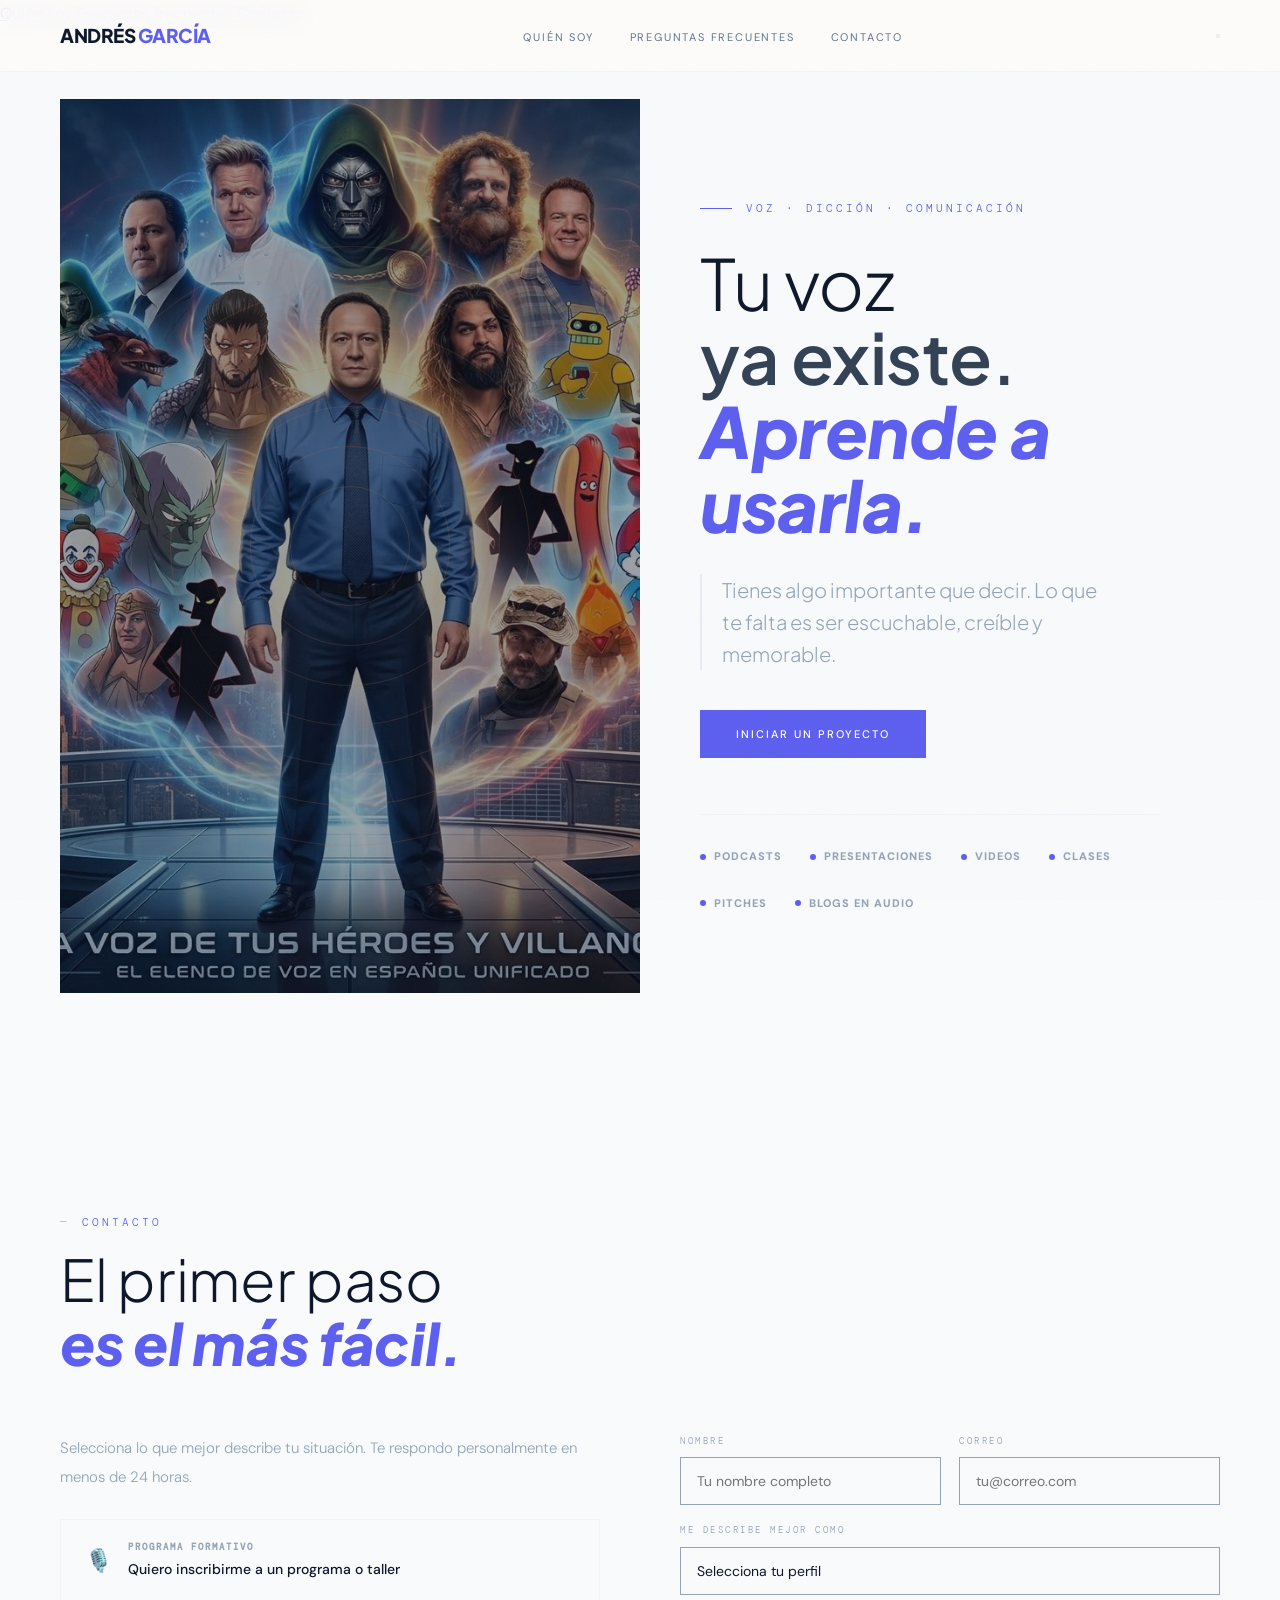
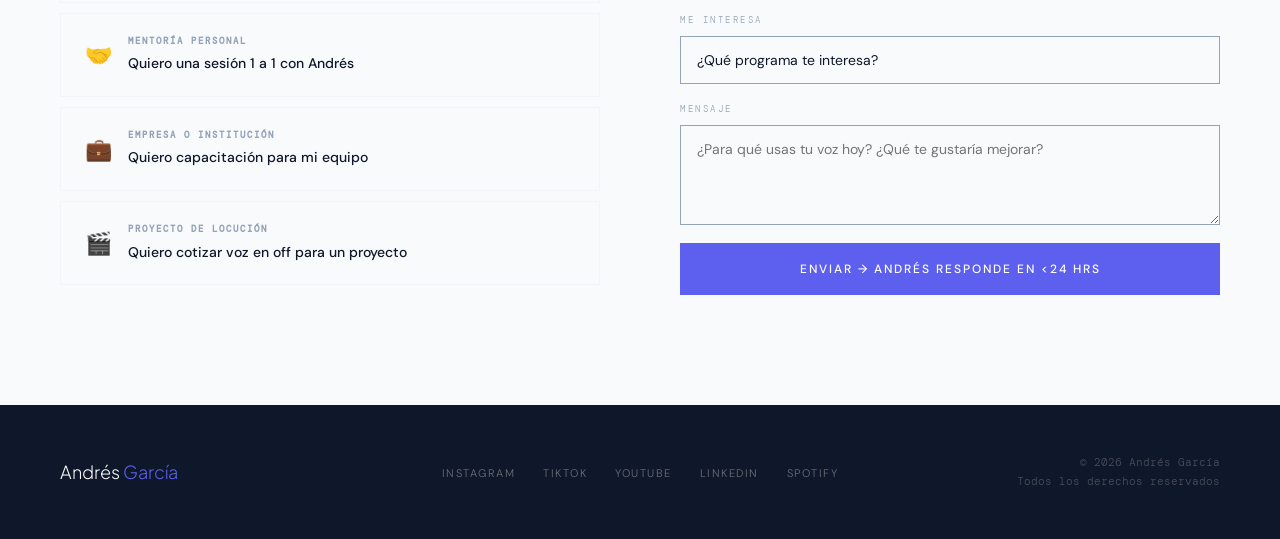
<file: index.html>
<!DOCTYPE html>
<html lang="es">
<head>
    <meta charset="UTF-8">
    <meta name="viewport" content="width=device-width, initial-scale=1.0">
    <title>Andrés García — Voz & Comunicación</title>
    <link rel="preconnect" href="https://fonts.googleapis.com">
    <link rel="stylesheet" href="Style/style.css">
    <link href="https://fonts.googleapis.com/css2?family=Plus+Jakarta+Sans:ital,wght@0,300;0,400;0,600;0,800;1,400&family=DM+Sans:wght@300;400;500&family=DM+Mono:wght@400&display=swap" rel="stylesheet">
</head>
<body>

<!-- NAV -->
<nav id="main-nav">
  <a href="#" class="nav-name">Andrés <span>García</span></a>
  <ul class="nav-links">
    <li><a href="Pages/Acerca.html">Quién soy</a></li>
    <li><a href="Pages/Faq.html">Preguntas frecuentes</a></li>
    <li><a href="#contacto">Contacto</a></li>
  </ul>
  <button class="nav-hamburger" id="hamburger" aria-label="Menú" onclick="toggleMenu()">
    <span></span><span></span><span></span>
  </button>
</nav>

<!-- MOBILE MENU -->
<div class="mobile-menu" id="mobile-menu">
  <a href="Pages/Acerca.html" onclick="closeMenu()">Quién soy</a>
  <a href="Pages/Faq.html"    onclick="closeMenu()">Preguntas frecuentes</a>
  <a href="#contacto"    onclick="closeMenu()">Contacto</a>
</div>

<!-- HERO -->
<section id="hero">
    <div class="hero-right">
        <div class="arc-container" id="arcs"></div>
    </div>
    
    <div class="hero-left">
      <div class="hero-eyebrow">Voz · Dicción · Comunicación</div>
      <h1>
        Tu voz<br>
        <strong>ya existe.</strong>
        <em>Aprende a usarla.</em>
      </h1>
      <p class="hero-tagline">
        Tienes algo importante que decir. Lo que te falta es ser escuchable, creíble y memorable.
      </p>
      <div class="hero-btns">
        <a href="#contacto" class="btn-primary">Iniciar un proyecto</a>
      </div>
      <div class="use-strip">
        <div class="use-item"><div class="use-dot"></div><span class="use-text">Podcasts</span></div>
        <div class="use-item"><div class="use-dot"></div><span class="use-text">Presentaciones</span></div>
        <div class="use-item"><div class="use-dot"></div><span class="use-text">Videos</span></div>
        <div class="use-item"><div class="use-dot"></div><span class="use-text">Clases</span></div>
        <div class="use-item"><div class="use-dot"></div><span class="use-text">Pitches</span></div>
        <div class="use-item"><div class="use-dot"></div><span class="use-text">Blogs en audio</span></div>
      </div>
    </div>
</section>

<!-- CONTACTO -->
<section id="contacto" class="reveal">
  <div class="s-tag">Contacto</div>
  <h2>El primer paso<br><em>es el más fácil.</em></h2>
  <div class="contact-wrap">
    <div>
      <p style="color:var(--muted); font-size:15px; margin-bottom:28px; line-height:1.9;">
        Selecciona lo que mejor describe tu situación. Te respondo personalmente en menos de 24 horas.
      </p>
      <div class="contact-paths">
        <a href="#" class="cp-item">
          <span class="cp-icon">🎙️</span>
          <div>
            <div class="cp-label">Programa formativo</div>
            <div class="cp-title">Quiero inscribirme a un programa o taller</div>
          </div>
        </a>
        <a href="#" class="cp-item">
          <span class="cp-icon">🤝</span>
          <div>
            <div class="cp-label">Mentoría personal</div>
            <div class="cp-title">Quiero una sesión 1 a 1 con Andrés</div>
          </div>
        </a>
        <a href="#" class="cp-item">
          <span class="cp-icon">💼</span>
          <div>
            <div class="cp-label">Empresa o institución</div>
            <div class="cp-title">Quiero capacitación para mi equipo</div>
          </div>
        </a>
        <a href="#" class="cp-item">
          <span class="cp-icon">🎬</span>
          <div>
            <div class="cp-label">Proyecto de locución</div>
            <div class="cp-title">Quiero cotizar voz en off para un proyecto</div>
          </div>
        </a>
      </div>
    </div>
    <form class="contact-form" action="https://formspree.io/f/xrejvejr" method="POST">
      <div class="cf-row">
        <div class="cf-group">
          <label class="cf-label">Nombre</label>
          <input type="text" name="nombre" placeholder="Tu nombre completo" required>
        </div>
        <div class="cf-group">
          <label class="cf-label">Correo</label>
          <input type="email" name="email" placeholder="tu@correo.com" required>
        </div>
      </div>
      <div class="cf-group">
        <label class="cf-label">Me describe mejor como</label>
        <select name="perfil">
          <option value="">Selecciona tu perfil</option>
          <option value="creador">Creador de contenido (YouTube, podcast, redes)</option>
          <option value="emprendedor">Emprendedor / Profesionista</option>
          <option value="ejecutivo">Ejecutivo o líder de equipo</option>
          <option value="estudiante">Estudiante o académico</option>
          <option value="docente">Docente o instructor</option>
          <option value="empresa">Empresa (capacitación corporativa)</option>
          <option value="otro">Otro</option>
        </select>
      </div>
      <div class="cf-group">
        <label class="cf-label">Me interesa</label>
        <select name="interes">
          <option value="">¿Qué programa te interesa?</option>
          <option value="creadores">Programa Voz para Creadores</option>
          <option value="impacto">Programa Voz de Impacto (Profesionales)</option>
          <option value="blog-audio">Taller Blog a Audio</option>
          <option value="mentoria">Mentoría 1 a 1</option>
          <option value="corporativa">Capacitación Corporativa</option>
          <option value="locucion">Locución / Voz en off</option>
          <option value="orientacion">Aún no lo tengo claro, quiero orientación</option>
        </select>
      </div>
      <div class="cf-group">
        <label class="cf-label">Mensaje</label>
        <textarea name="mensaje" placeholder="¿Para qué usas tu voz hoy? ¿Qué te gustaría mejorar?"></textarea>
      </div>
      <button type="submit" class="btn-primary" style="width:100%; padding:18px; font-size:12px;">
        Enviar → Andrés responde en &lt;24 hrs
      </button>
    </form>
  </div>
</section>





<!-- FOOTER -->
<footer>
  <div class="ft-name">Andrés <span>García</span></div>
  <ul class="ft-links">
    <li><a href="#">Instagram</a></li>
    <li><a href="#">TikTok</a></li>
    <li><a href="#">YouTube</a></li>
    <li><a href="#">LinkedIn</a></li>
    <li><a href="#">Spotify</a></li>
  </ul>
  <div class="ft-right">© 2026 Andrés García<br>Todos los derechos reservados</div>
</footer>

    <!-- SCRIPTS -->
    <script src="Script/main.js"></script>
</body>
</html>
</file>
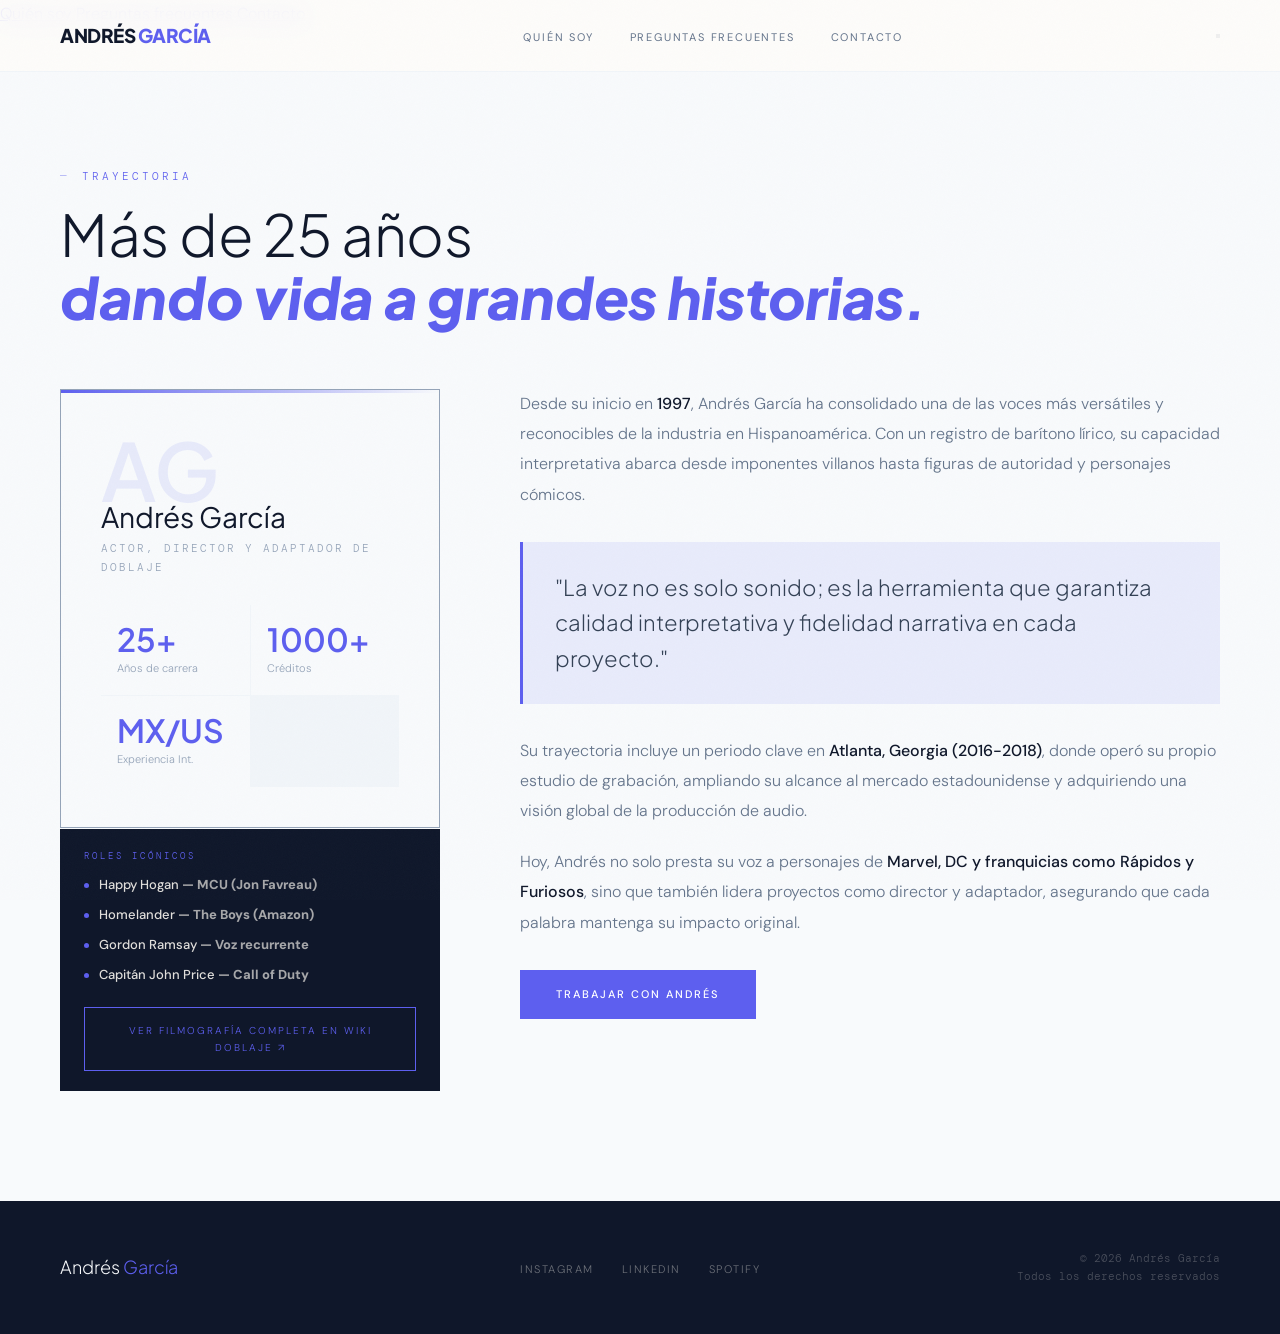
<file: Pages/Acerca.html>
<!DOCTYPE html>
<html lang="es">
<head>
    <meta charset="UTF-8">
    <meta name="viewport" content="width=device-width, initial-scale=1.0">
    <title>Andrés García — Trayectoria Profesional</title>
    <link rel="preconnect" href="https://fonts.googleapis.com">
    <link rel="stylesheet" href="../Style/style.css">
    <link href="https://fonts.googleapis.com/css2?family=Plus+Jakarta+Sans:ital,wght@0,300;0,400;0,600;0,800;1,400&family=DM+Sans:wght@300;400;500&family=DM+Mono:wght@400&display=swap" rel="stylesheet">
</head>
<body>

<!-- NAV -->
<nav id="main-nav">
  <a href="../index.html" class="nav-name">Andrés <span>García</span></a>
  <ul class="nav-links">
    <li><a href="Acerca.html">Quién soy</a></li>
    <li><a href="Faq.html">Preguntas frecuentes</a></li>
    <li><a href="../index.html#contacto">Contacto</a></li>
  </ul>
  <button class="nav-hamburger" id="hamburger" aria-label="Menú" onclick="toggleMenu()">
    <span></span><span></span><span></span>
  </button>
</nav>

<!-- MOBILE MENU -->
<div class="mobile-menu" id="mobile-menu">
  <a href="Acerca.html" onclick="closeMenu()">Quién soy</a>
  <a href="Faq.html"    onclick="closeMenu()">Preguntas frecuentes</a>
  <a href="../index.html#contacto" onclick="closeMenu()">Contacto</a>
</div>

<!-- QUIÉN ES -->
<section id="quien" class="reveal" style="padding-top: 140px;">
  <div class="s-tag">Trayectoria</div>
  <h2>Más de 25 años<br><em>dando vida a grandes historias.</em></h2>
  
  <div class="quien-grid">
    <div>
      <div class="quien-card">
        <div class="quien-initial">AG</div>
        <div class="quien-name">Andrés García</div>
        <div class="quien-title">Actor, Director y Adaptador de Doblaje</div>
        <div class="quien-stats">
          <div class="qs">
            <div class="qs-num">25+</div>
            <div class="qs-label">Años de carrera</div>
          </div>
          <div class="qs">
            <div class="qs-num">1000+</div>
            <div class="qs-label">Créditos</div>
          </div>
          <div class="qs">
            <div class="qs-num">MX/US</div>
            <div class="qs-label">Experiencia Int.</div>
          </div>
        </div>
      </div>
      
      <div class="cred-box">
        <div class="cb-label">Roles Icónicos</div>
        <div class="cb-items">
          <div class="cb-item">
            <div class="cb-dot"></div>
            <div class="cb-text"><strong>Happy Hogan</strong> — MCU (Jon Favreau)</div>
          </div>
          <div class="cb-item">
            <div class="cb-dot"></div>
            <div class="cb-text"><strong>Homelander</strong> — The Boys (Amazon)</div>
          </div>
          <div class="cb-item">
            <div class="cb-dot"></div>
            <div class="cb-text"><strong>Gordon Ramsay</strong> — Voz recurrente</div>
          </div>
          <div class="cb-item">
            <div class="cb-dot"></div>
            <div class="cb-text"><strong>Capitán John Price</strong> — Call of Duty</div>
          </div>
        </div>
        <a href="https://doblaje.fandom.com/es/wiki/Andr%C3%A9s_Garc%C3%ADa" target="_blank" class="btn-outline" style="margin-top:20px; display:block; text-align:center; font-size:10px; border: 1px solid var(--primary); color: var(--primary);">Ver filmografía completa en Wiki Doblaje ↗</a>
      </div>
    </div>

    <div class="quien-bio">
      <p>
        Desde su inicio en <strong>1997</strong>, Andrés García ha consolidado una de las voces más versátiles y reconocibles de la industria en Hispanoamérica. Con un registro de barítono lírico, su capacidad interpretativa abarca desde imponentes villanos hasta figuras de autoridad y personajes cómicos.
      </p>
      <div class="quien-pull">
        "La voz no es solo sonido; es la herramienta que garantiza calidad interpretativa y fidelidad narrativa en cada proyecto."
      </div>
      <p>
        Su trayectoria incluye un periodo clave en <strong>Atlanta, Georgia (2016-2018)</strong>, donde operó su propio estudio de grabación, ampliando su alcance al mercado estadounidense y adquiriendo una visión global de la producción de audio.
      </p>
      <p>
        Hoy, Andrés no solo presta su voz a personajes de <strong>Marvel, DC y franquicias como Rápidos y Furiosos</strong>, sino que también lidera proyectos como director y adaptador, asegurando que cada palabra mantenga su impacto original.
      </p>
      <a href="../index.html#contacto" class="btn-primary" style="margin-top:12px;">Trabajar con Andrés</a>
    </div>
  </div>
</section>

<!-- FOOTER -->
<footer>
  <div class="ft-name">Andrés <span>García</span></div>
  <ul class="ft-links">
    <li><a href="#">Instagram</a></li>
    <li><a href="#">LinkedIn</a></li>
    <li><a href="#">Spotify</a></li>
  </ul>
  <div class="ft-right">© 2026 Andrés García<br>Todos los derechos reservados</div>
</footer>

<script src="../Script/main.js"></script>
</body>
</html>
</file>
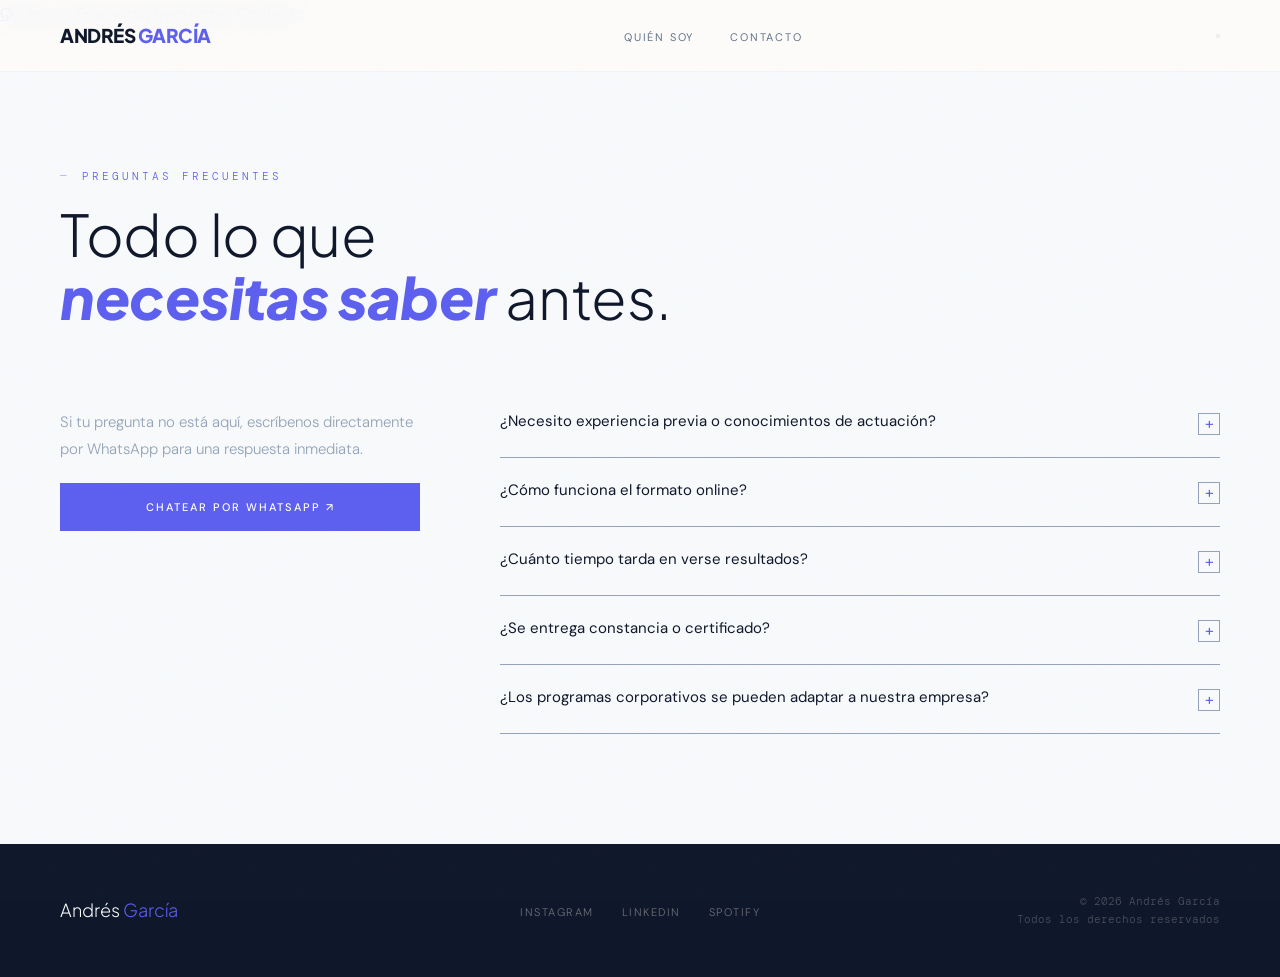
<file: Pages/Faq.html>
<!DOCTYPE html>
<html lang="es">
<head>
    <meta charset="UTF-8">
    <meta name="viewport" content="width=device-width, initial-scale=1.0">
    <title>Andrés García — Preguntas frecuentes</title>
    <link rel="preconnect" href="https://fonts.googleapis.com">
    <link rel="stylesheet" href="../Style/style.css">
    <link href="https://fonts.googleapis.com/css2?family=Plus+Jakarta+Sans:ital,wght@0,300;0,400;0,600;0,800;1,400&family=DM+Sans:wght@300;400;500&family=DM+Mono:wght@400&display=swap" rel="stylesheet">
</head>
<body>

<!-- NAV -->
<nav id="main-nav">
  <a href="../index.html" class="nav-name">Andrés <span>García</span></a>
  <ul class="nav-links">
    <li><a href="Acerca.html">Quién soy</a></li>
    <li><a href="../index.html#contacto">Contacto</a></li>
  </ul>
  <button class="nav-hamburger" id="hamburger" aria-label="Menú" onclick="toggleMenu()">
    <span></span><span></span><span></span>
  </button>
</nav>

<!-- MOBILE MENU -->
<div class="mobile-menu" id="mobile-menu">
  <a href="Acerca.html" onclick="closeMenu()">Quién soy</a>
  <a href="Faq.html"    onclick="closeMenu()">Preguntas frecuentes</a>
  <a href="../index.html#contacto" onclick="closeMenu()">Contacto</a>
</div>

<!-- FAQ -->
<section id="faq" class="reveal" style="padding-top: 140px;">
  <div class="s-tag">Preguntas frecuentes</div>
  <h2>Todo lo que<br><em>necesitas saber</em> antes.</h2>
  <div class="faq-wrap">
    <div class="faq-aside">
      <p style="margin-bottom: 20px;">Si tu pregunta no está aquí, escríbenos directamente por WhatsApp para una respuesta inmediata.</p>
      <a href="https://wa.me/5211234567890?text=Hola%20Andrés,%20tengo%20una%20duda%20sobre%20tus%20servicios..." target="_blank" class="btn-primary" style="display: block; text-align: center; text-decoration: none;">Chatear por WhatsApp ↗</a>
    </div>
    <div>
      <div class="faq-item">
        <button class="faq-q" onclick="toggleFaq(this)">¿Necesito experiencia previa o conocimientos de actuación?<span class="faq-icon">+</span></button>
        <div class="faq-a">No. Los programas están diseñados para personas que nunca han trabajado su voz de forma profesional. El punto de partida es tu voz tal como es hoy, con tus hábitos actuales.</div>
      </div>
      <div class="faq-item">
        <button class="faq-q" onclick="toggleFaq(this)">¿Cómo funciona el formato online?<span class="faq-icon">+</span></button>
        <div class="faq-a">Las sesiones online se realizan por videollamada. Solo necesitas micrófono (el de tu laptop o audífonos funciona para empezar), cámara y buena conexión. Se graba cada sesión para que puedas revisarla después.</div>
      </div>
      <div class="faq-item">
        <button class="faq-q" onclick="toggleFaq(this)">¿Cuánto tiempo tarda en verse resultados?<span class="faq-icon">+</span></button>
        <div class="faq-a">La mayoría de los alumnos reporta cambios perceptibles desde la primera o segunda sesión. Los resultados consolidados —cambios de hábito que se mantienen solos— generalmente llegan entre la cuarta y sexta sesión.</div>
      </div>
      <div class="faq-item">
        <button class="faq-q" onclick="toggleFaq(this)">¿Se entrega constancia o certificado?<span class="faq-icon">+</span></button>
        <div class="faq-a">Sí. Al completar cualquier programa recibes una constancia digital con firma de Andrés, descripción del contenido y horas de formación. Válida para incluir en LinkedIn o tu portafolio profesional.</div>
      </div>
      <div class="faq-item">
        <button class="faq-q" onclick="toggleFaq(this)">¿Los programas corporativos se pueden adaptar a nuestra empresa?<span class="faq-icon">+</span></button>
        <div class="faq-a">Sí, totalmente. El formato corporativo se diseña a la medida del equipo, su industria y sus objetivos específicos de comunicación. La cotización incluye diagnóstico previo sin costo.</div>
      </div>
    </div>
  </div>
</section>

<!-- FOOTER -->
<footer>
  <div class="ft-name">Andrés <span>García</span></div>
  <ul class="ft-links">
    <li><a href="#">Instagram</a></li>
    <li><a href="#">LinkedIn</a></li>
    <li><a href="#">Spotify</a></li>
  </ul>
  <div class="ft-right">© 2026 Andrés García<br>Todos los derechos reservados</div>
</footer>

<script src="../Script/main.js"></script>
</body>
</html>
</file>
<file: Style/style.css>
:root {
  --ink:     #0F172A;
  --ink-2:   #1E293B;
  --slate:   #334155;
  --slate-l: #64748B;
  --primary: #5D5FEF;
  --primary-l:#7E7FF4;
  --primary-dim: rgba(93, 95, 239, 0.1);
  --mint:    #D1FAE5;
  --bg-main: #F8FAFC;
  --bg-alt:  #F1F5F9;
  --muted:   #94A3B8;
  --white:   #FFFFFF;
  --fs-xs:   11px;
  --fs-sm:   13px;
  --fs-base: 16px;
  --fs-lg:   20px;
  --fs-xl:   28px;
}

*, *::before, *::after { box-sizing: border-box; margin: 0; padding: 0; }
html { scroll-behavior: smooth; font-size: 16px; }

body {
  background: var(--bg-main);
  color: var(--ink);
  font-family: 'DM Sans', sans-serif;
  font-weight: 300;
  line-height: 1.7;
  overflow-x: hidden;
}

/* ── GRAIN OVERLAY ── */
body::before {
  content: '';
  position: fixed; inset: 0; z-index: 999;
  pointer-events: none;
  opacity: 0.025;
  background-image: url("data:image/svg+xml,%3Csvg viewBox='0 0 256 256' xmlns='http://www.w3.org/2000/svg'%3E%3Cfilter id='noise'%3E%3CfeTurbulence type='fractalNoise' baseFrequency='0.9' numOctaves='4' stitchTiles='stitch'/%3E%3C/filter%3E%3Crect width='100%25' height='100%25' filter='url(%23noise)'/%3E%3C/svg%3E");
  background-size: 200px;
}

/* ── NAV ── */
nav {
  position: fixed; top: 0; left: 0; right: 0; z-index: 100;
  padding: 0 60px;
  height: 72px;
  display: flex; align-items: center; justify-content: space-between;
  background: rgba(253,252,250,0.92);
  backdrop-filter: blur(12px);
  border-bottom: 1px solid var(--bg-alt);
  transition: box-shadow 0.3s;
}
nav.scrolled { box-shadow: 0 2px 24px rgba(26,26,34,0.06); }

.nav-name {
  font-family: 'Plus Jakarta Sans', sans-serif;
  font-size: 19px; font-weight: 800;
  letter-spacing: -0.5px;
  color: var(--ink); text-decoration: none;
  text-transform: uppercase;
}
.nav-name span { color: var(--primary); }

.nav-links { display: flex; gap: 36px; list-style: none; }
.nav-links a {
  text-decoration: none; color: var(--slate-l);
  font-size: var(--fs-xs); letter-spacing: 1.8px; text-transform: uppercase;
  font-weight: 400; transition: color 0.25s;
}
.nav-links a:hover { color: var(--primary); }

.nav-cta {
  background: var(--ink); color: var(--bg-main);
  padding: 11px 26px; text-decoration: none;
  font-size: var(--fs-xs); letter-spacing: 2px; text-transform: uppercase;
  font-weight: 500; transition: background 0.25s, transform 0.2s;
  font-family: 'DM Sans', sans-serif;
}
.nav-cta:hover { background: var(--slate); transform: translateY(-1px); }

/* ── HERO ── */
#hero {
  min-height: 100vh;
  display: grid; grid-template-columns: 1fr 1fr;
  padding-top: 72px;
  position: relative; overflow: hidden;
}

.hero-left {
  padding: 100px 60px 80px;
  display: flex; flex-direction: column; justify-content: center;
  position: relative; z-index: 2;
}

.hero-right {
  background: linear-gradient(rgba(15, 23, 42, 0.4), rgba(15, 23, 42, 0.4)), url('../Images/Front.jpg');
  background-size: cover;
  background-position: center;
  position: relative; overflow: hidden;
  display: flex; align-items: center; justify-content: center;
}

/* Animated concentric arcs representing sound waves */
.arc-container {
  position: absolute; inset: 0;
  display: flex; align-items: center; justify-content: center;
  overflow: hidden;
}
.arc {
  position: absolute;
  border: 1px solid rgba(181,113,74,0.2);
  border-radius: 50%;
  animation: arcPulse 3s ease-in-out infinite;
}
@keyframes arcPulse {
  0%, 100% { opacity: 0.15; transform: scale(1); }
  50%       { opacity: 0.4;  transform: scale(1.03); }
}

.hero-mic {
  position: relative; z-index: 2;
  text-align: center;
}
.mic-symbol {
  font-size: 80px; display: block;
  filter: drop-shadow(0 0 40px rgba(181,113,74,0.3));
  animation: float 4s ease-in-out infinite;
}
@keyframes float {
  0%, 100% { transform: translateY(0); }
  50%       { transform: translateY(-10px); }
}

.hero-credential {
  margin-top: 28px; padding: 16px 24px;
  border: 1px solid rgba(181,113,74,0.25);
  background: rgba(181,113,74,0.08);
  text-align: center;
}
.cred-label {
  font-size: 9px; letter-spacing: 3px; text-transform: uppercase;
  color: var(--primary); display: block; margin-bottom: 8px;
  font-family: 'DM Mono', monospace;
}
.cred-names {
  font-family: 'Plus Jakarta Sans', sans-serif;
  font-size: 15px; 
  color: rgba(247,244,238,0.7); line-height: 1.6;
}

.hero-eyebrow {
  font-size: var(--fs-xs); letter-spacing: 3px; text-transform: uppercase;
  color: var(--primary); margin-bottom: 28px;
  display: flex; align-items: center; gap: 14px;
  font-family: 'DM Mono', monospace;
}
.hero-eyebrow::before {
  content: ''; width: 32px; height: 1px; background: var(--primary);
}

h1 {
  font-family: 'Plus Jakarta Sans', sans-serif;
  font-size: clamp(48px, 5.5vw, 80px);
  font-weight: 300; line-height: 1.05;
  letter-spacing: -0.5px;
  margin-bottom: 8px;
}
h1 strong {
  font-weight: 600; display: block;
  color: var(--slate);
}
h1 em { font-weight: 800;
   color: var(--primary);
  display: block;
}

.hero-tagline {
  font-family: 'Plus Jakarta Sans', sans-serif;
  font-size: 20px; 
  color: var(--muted); margin: 24px 0 40px;
  line-height: 1.6; max-width: 400px;
  border-left: 2px solid var(--primary-dim);
  padding-left: 20px;
}

.hero-btns { display: flex; gap: 14px; flex-wrap: wrap; }
.btn-primary {
  background: var(--primary); color: var(--white);
  padding: 15px 36px; border: none; cursor: pointer;
  font-family: 'DM Sans', sans-serif;
  font-size: var(--fs-xs); font-weight: 500;
  letter-spacing: 2px; text-transform: uppercase;
  text-decoration: none; display: inline-block;
  transition: background 0.25s, transform 0.2s, box-shadow 0.3s;
}
.btn-primary:hover {
  background: var(--primary-l);
  transform: translateY(-2px);
  box-shadow: 0 8px 28px rgba(181,113,74,0.3);
}
.btn-outline {
  background: transparent; color: var(--ink);
  padding: 14px 36px;
  border: 1px solid var(--muted);
  cursor: pointer; font-family: 'DM Sans', sans-serif;
  font-size: var(--fs-xs); letter-spacing: 2px; text-transform: uppercase;
  text-decoration: none; display: inline-block;
  transition: border-color 0.25s, color 0.25s;
}
.btn-outline:hover { border-color: var(--primary); color: var(--primary); }

/* Use cases strip */
.use-strip {
  margin-top: 56px; padding-top: 32px;
  border-top: 1px solid var(--bg-alt);
  display: flex; gap: 28px; flex-wrap: wrap;
}
.use-item { font-weight: 800;
  display: flex; align-items: center; gap: 8px;
}
.use-dot {
  width: 6px; height: 6px; background: var(--primary);
  border-radius: 50%; flex-shrink: 0;
}
.use-text {
  font-size: var(--fs-xs); letter-spacing: 1px;
  color: var(--muted); text-transform: uppercase;
}

/* ── SECTION BASE ── */
section { padding: 110px 60px; }
.s-tag {
  font-size: var(--fs-xs); letter-spacing: 3px; text-transform: uppercase;
  color: var(--primary); margin-bottom: 16px;
  font-family: 'DM Mono', monospace;
  display: flex; align-items: center; gap: 12px;
}
.s-tag::before { content: '—'; opacity: 0.5; }

h2 {
  font-family: 'Plus Jakarta Sans', sans-serif;
  font-size: clamp(36px, 4.5vw, 60px);
  font-weight: 300; line-height: 1.1;
  letter-spacing: -0.3px;
  margin-bottom: 20px;
}
h2 em { font-weight: 800;  color: var(--primary); }
h2 strong { font-weight: 600; }

/* ── PROBLEMA / PROPUESTA ── */
#problema {
  background: var(--ink);
  color: var(--bg-main);
  display: grid; grid-template-columns: 1fr 1fr;
  gap: 100px; align-items: center;
}
#problema h2 { color: var(--bg-main); }
#problema h2 em { font-weight: 800; color: var(--primary-l); }
#problema .s-tag { color: var(--primary-l); }
#problema .s-tag::before { color: rgba(212,145,106,0.4); }

.problema-intro {
  font-family: 'Plus Jakarta Sans', sans-serif;
  font-size: 22px; 
  color: rgba(247,244,238,0.6); line-height: 1.7;
  margin-bottom: 32px;
}
.problema-p {
  font-size: 15px; color: rgba(247,244,238,0.55);
  line-height: 1.9; margin-bottom: 16px;
}
.problema-p strong { color: rgba(247,244,238,0.85); font-weight: 500; }

.use-cases-grid {
  display: grid; grid-template-columns: 1fr 1fr;
  gap: 2px;
}
.use-case {
  background: var(--ink-2);
  padding: 32px 28px;
  border: 1px solid rgba(255,255,255,0.05);
  transition: border-color 0.3s, background 0.3s;
  cursor: default;
}
.use-case:hover {
  border-color: rgba(181,113,74,0.3);
  background: rgba(181,113,74,0.05);
}
.uc-icon { font-size: 28px; margin-bottom: 16px; display: block; }
.uc-title {
  font-family: 'Plus Jakarta Sans', sans-serif;
  font-size: 20px; font-weight: 600;
  color: var(--bg-main); margin-bottom: 8px;
  line-height: 1.2;
}
.uc-desc {
  font-size: 13px; color: rgba(247,244,238,0.45);
  line-height: 1.7;
}
.uc-need {
  margin-top: 14px; padding-top: 14px;
  border-top: 1px solid rgba(255,255,255,0.06);
  font-size: var(--fs-xs); letter-spacing: 1.5px; text-transform: uppercase;
  color: var(--primary);
  font-family: 'DM Mono', monospace;
}

/* ── QUIÉN ES ── */
#quien { background: var(--bg-main); }
.quien-grid {
  display: grid; grid-template-columns: 380px 1fr;
  gap: 80px; align-items: start;
  margin-top: 60px;
}
.quien-card {
  background: var(--bg-main);
  border: 1px solid var(--muted);
  padding: 40px;
  position: relative;
}
.quien-card::before {
  content: '';
  position: absolute; top: 0; left: 0; right: 0; height: 3px;
  background: linear-gradient(to right, var(--primary), transparent);
}
.quien-initial {
  font-family: 'Plus Jakarta Sans', sans-serif;
  font-size: 80px; font-weight: 600;
  color: var(--primary-dim); line-height: 1;
  margin-bottom: -10px;
}
.quien-name {
  font-family: 'Plus Jakarta Sans', sans-serif;
  font-size: 28px; font-weight: 400;
  color: var(--ink); line-height: 1.2; margin-bottom: 6px;
}
.quien-title {
  font-size: var(--fs-xs); letter-spacing: 2px; text-transform: uppercase;
  color: var(--muted); margin-bottom: 28px;
  font-family: 'DM Mono', monospace;
}
.quien-stats {
  display: grid; grid-template-columns: 1fr 1fr;
  gap: 1px; background: var(--bg-alt);
  margin-top: 28px;
}
.qs {
  background: var(--bg-main); padding: 18px 16px;
}
.qs-num {
  font-family: 'Plus Jakarta Sans', sans-serif;
  font-size: 32px; font-weight: 600;
  color: var(--primary); line-height: 1;
}
.qs-label { font-size: 11px; color: var(--muted); margin-top: 4px; }

.cred-box {
  background: var(--ink); padding: 20px 24px;
  margin-top: 1px;
}
.cb-label {
  font-size: 9px; letter-spacing: 3px; text-transform: uppercase;
  color: var(--primary); margin-bottom: 10px;
  font-family: 'DM Mono', monospace;
}
.cb-items { display: flex; flex-direction: column; gap: 8px; }
.cb-item { font-weight: 800;
  display: flex; align-items: center; gap: 10px;
}
.cb-dot { width: 5px; height: 5px; background: var(--primary); border-radius: 50%; flex-shrink: 0; }
.cb-text { font-size: 13px; color: rgba(247,244,238,0.65); }
.cb-text strong { color: rgba(247,244,238,0.9); font-weight: 500; }

.quien-bio p {
  font-size: 16px; color: var(--slate-l);
  line-height: 1.9; margin-bottom: 20px;
}
.quien-bio p strong { color: var(--ink); font-weight: 500; }
.quien-bio p em { font-weight: 800;
  font-family: 'Plus Jakarta Sans', sans-serif;
   font-size: 18px; color: var(--primary);
}

.quien-pull {
  margin: 32px 0;
  padding: 28px 32px;
  background: var(--primary-dim);
  border-left: 3px solid var(--primary);
  font-family: 'Plus Jakarta Sans', sans-serif;
  font-size: 22px; 
  color: var(--slate); line-height: 1.6;
}

/* ── SERVICIOS ── */
#servicios { background: var(--bg-main); }
.audience-nav {
  display: flex; gap: 0; margin: 48px 0 0;
  border-bottom: 1px solid var(--bg-alt);
}
.an-btn {
  background: none; border: none; cursor: pointer;
  padding: 16px 32px; color: var(--muted);
  font-family: 'DM Sans', sans-serif;
  font-size: var(--fs-xs); letter-spacing: 2px; text-transform: uppercase;
  position: relative; transition: color 0.25s;
  font-weight: 400;
}
.an-btn::after {
  content: ''; position: absolute; bottom: -1px; left: 0; right: 0; height: 2px;
  background: var(--primary); transform: scaleX(0); transition: transform 0.3s;
}
.an-btn.active { color: var(--primary); }
.an-btn.active::after { transform: scaleX(1); }

.audience-panel { display: none; padding: 48px 0 0; }
.audience-panel.active { display: block; }

.panel-intro {
  display: grid; grid-template-columns: 1fr 2fr;
  gap: 60px; margin-bottom: 40px; align-items: start;
}
.pi-head {
  font-family: 'Plus Jakarta Sans', sans-serif;
  font-size: 26px; font-weight: 300; line-height: 1.3;
  color: var(--slate);
}
.pi-head strong { font-weight: 600; color: var(--ink); }
.pi-desc { font-size: 15px; color: var(--muted); line-height: 1.9; }

.services-grid {
  display: grid; grid-template-columns: repeat(3, 1fr);
  gap: 2px; background: var(--bg-alt);
}
.svc-card {
  background: var(--bg-main); padding: 36px 32px;
  transition: background 0.25s;
  position: relative;
}
.svc-card:hover { background: var(--bg-main); }
.svc-num {
  font-family: 'DM Mono', monospace;
  font-size: 11px; color: var(--primary);
  margin-bottom: 20px; opacity: 0.7;
}
.svc-name {
  font-family: 'Plus Jakarta Sans', sans-serif;
  font-size: 22px; font-weight: 600;
  line-height: 1.2; margin-bottom: 12px;
  color: var(--ink);
}
.svc-desc {
  font-size: 14px; color: var(--muted); line-height: 1.8;
  margin-bottom: 24px;
}
.svc-tags { display: flex; flex-wrap: wrap; gap: 6px; }
.svc-tag {
  font-size: 10px; letter-spacing: 1.2px; text-transform: uppercase;
  padding: 5px 10px; background: var(--bg-alt);
  color: var(--muted); font-family: 'DM Mono', monospace;
}

/* Featured service highlight */
.svc-card.featured {
  background: var(--ink); color: var(--bg-main);
}
.svc-card.featured:hover { background: var(--ink-2); }
.svc-card.featured .svc-name { color: var(--bg-main); }
.svc-card.featured .svc-desc { color: rgba(247,244,238,0.5); }
.svc-card.featured .svc-tag {
  background: rgba(255,255,255,0.06);
  color: rgba(247,244,238,0.5);
}
.svc-card.featured .svc-num { color: var(--primary); }
.svc-badge {
  display: inline-block; background: var(--primary);
  color: var(--white); font-size: 9px;
  letter-spacing: 2px; text-transform: uppercase;
  padding: 4px 10px; margin-bottom: 14px;
  font-family: 'DM Mono', monospace;
}

.svc-link {
  display: inline-flex; align-items: center; gap: 6px;
  margin-top: 20px; color: var(--primary);
  font-size: var(--fs-xs); letter-spacing: 1.5px; text-transform: uppercase;
  text-decoration: none; transition: gap 0.25s;
  font-family: 'DM Sans', sans-serif;
}
.svc-link:hover { gap: 10px; }
.svc-card.featured .svc-link { color: var(--primary-l); }

/* ── MÉTODO ── */
#metodo {
  background: var(--bg-main);
  overflow: hidden;
}
.metodo-intro {
  display: grid; grid-template-columns: 1fr 1fr;
  gap: 80px; align-items: end; margin-bottom: 72px;
}
.metodo-desc { font-size: 16px; color: var(--muted); line-height: 1.9; }

.steps-row {
  display: grid; grid-template-columns: repeat(4, 1fr);
  position: relative;
}
.steps-row::before {
  content: '';
  position: absolute; top: 28px; left: 10%; right: 10%; height: 1px;
  background: linear-gradient(to right, var(--muted), var(--primary), var(--muted));
  z-index: 0;
}
.step {
  padding: 0 24px; text-align: center;
  position: relative; z-index: 1;
}
.step-num {
  width: 56px; height: 56px;
  background: var(--bg-main); border: 1px solid var(--muted);
  border-radius: 50%;
  display: flex; align-items: center; justify-content: center;
  margin: 0 auto 24px;
  font-family: 'Plus Jakarta Sans', sans-serif;
  font-size: 22px; font-weight: 600; color: var(--primary);
  transition: background 0.3s, border-color 0.3s;
}
.step:hover .step-num {
  background: var(--primary); color: var(--white);
  border-color: var(--primary);
}
.step-title {
  font-family: 'Plus Jakarta Sans', sans-serif;
  font-size: 18px; font-weight: 600;
  margin-bottom: 10px; color: var(--ink);
}
.step-desc { font-size: 13px; color: var(--muted); line-height: 1.7; }

/* ── TESTIMONIOS ── */
#testimonios { background: var(--bg-main); }
.testi-layout {
  display: grid; grid-template-columns: 1fr 1fr;
  gap: 2px; margin-top: 56px; background: var(--bg-alt);
}
.testi-card {
  background: var(--bg-main); padding: 44px;
  position: relative;
}
.testi-card:first-child {
  grid-row: span 2;
  background: var(--ink);
}
.testi-mark {
  font-family: 'Plus Jakarta Sans', sans-serif;
  font-size: 60px; color: var(--primary);
  opacity: 0.3; line-height: 1; margin-bottom: 8px;
}
.testi-card:first-child .testi-mark { opacity: 0.5; }
.testi-q {
  font-family: 'Plus Jakarta Sans', sans-serif;
  font-size: 20px; 
  line-height: 1.7; margin-bottom: 28px;
  color: var(--slate);
}
.testi-card:first-child .testi-q {
  color: rgba(247,244,238,0.8);
  font-size: 22px;
}
.testi-author {
  display: flex; align-items: center; gap: 14px;
}
.testi-av {
  width: 44px; height: 44px;
  background: var(--bg-alt);
  display: flex; align-items: center; justify-content: center;
  font-size: 18px; flex-shrink: 0;
  border: 1px solid var(--muted);
}
.testi-card:first-child .testi-av {
  background: rgba(255,255,255,0.08);
  border-color: rgba(255,255,255,0.1);
}
.testi-name { font-size: 14px; font-weight: 500; }
.testi-card:first-child .testi-name { color: rgba(247,244,238,0.9); }
.testi-role { font-size: 11px; color: var(--muted); margin-top: 2px; }
.testi-card:first-child .testi-role { color: rgba(247,244,238,0.4); }
.testi-context {
  display: inline-block; margin-bottom: 20px;
  font-size: 9px; letter-spacing: 2px; text-transform: uppercase;
  color: var(--primary); font-family: 'DM Mono', monospace;
  padding: 4px 10px; background: var(--primary-dim);
}

/* ── FAQ ── */
#faq { background: var(--bg-main); }
.faq-wrap {
  display: grid; grid-template-columns: 1fr 2fr;
  gap: 80px; margin-top: 60px; align-items: start;
}
.faq-aside p { font-size: 15px; color: var(--muted); line-height: 1.8; margin-top: 20px; }
.faq-aside .btn-outline { margin-top: 28px; display: inline-block; }

.faq-item { font-weight: 800;
  border-bottom: 1px solid var(--muted);
}
.faq-q {
  width: 100%; background: none; border: none; cursor: pointer;
  text-align: left; padding: 22px 0;
  display: flex; align-items: flex-start; justify-content: space-between;
  gap: 20px; color: var(--ink);
  font-family: 'DM Sans', sans-serif; font-size: 15px;
  font-weight: 400; transition: color 0.25s;
}
.faq-q:hover { color: var(--primary); }
.faq-icon {
  flex-shrink: 0; margin-top: 2px;
  width: 22px; height: 22px;
  border: 1px solid var(--muted);
  display: flex; align-items: center; justify-content: center;
  font-size: 16px; color: var(--primary);
  transition: transform 0.3s, border-color 0.3s;
}
.faq-item.open .faq-icon { transform: rotate(45deg); border-color: var(--primary); }
.faq-a {
  max-height: 0; overflow: hidden;
  transition: max-height 0.4s ease, padding 0.3s;
  font-size: 14px; color: var(--muted); line-height: 1.9;
}
.faq-item.open .faq-a { max-height: 200px; padding-bottom: 22px; }

/* ── CTA BAND ── */
#cta-band {
  background: var(--primary);
  padding: 90px 60px;
  display: grid; grid-template-columns: 1fr auto;
  gap: 60px; align-items: center;
  position: relative; overflow: hidden;
}
#cta-band::before {
  content: '';
  position: absolute; right: -80px; top: -80px;
  width: 300px; height: 300px;
  border: 1px solid rgba(255,255,255,0.15); border-radius: 50%;
}
#cta-band::after {
  content: '';
  position: absolute; right: -20px; top: -20px;
  width: 180px; height: 180px;
  border: 1px solid rgba(255,255,255,0.1); border-radius: 50%;
}
.cta-text h2 {
  font-family: 'Plus Jakarta Sans', sans-serif;
  font-size: clamp(32px, 4vw, 52px);
  font-weight: 300; color: var(--white);
  line-height: 1.1; margin-bottom: 16px;
}
.cta-text h2 em { font-weight: 800;  }
.cta-text h2 strong { font-weight: 600; }
.cta-text p { color: rgba(255,255,255,0.7); font-size: 16px; }
.btn-white {
  background: var(--bg-main); color: var(--primary);
  padding: 18px 44px; text-decoration: none;
  font-family: 'DM Sans', sans-serif;
  font-size: var(--fs-xs); font-weight: 500;
  letter-spacing: 2px; text-transform: uppercase;
  white-space: nowrap; transition: background 0.25s, transform 0.2s;
  display: inline-block;
}
.btn-white:hover { background: var(--bg-main); transform: translateY(-2px); }

/* ── CONTACTO ── */
#contacto { background: var(--bg-main); }
.contact-wrap {
  display: grid; grid-template-columns: 1fr 1fr;
  gap: 80px; margin-top: 60px;
}
.contact-paths { display: flex; flex-direction: column; gap: 10px; }
.cp-item { font-weight: 800;
  display: flex; align-items: center; gap: 16px;
  padding: 20px 24px; background: var(--bg-main);
  border: 1px solid var(--bg-alt);
  cursor: pointer; text-decoration: none;
  transition: border-color 0.25s, background 0.25s;
}
.cp-item:hover { border-color: var(--primary); background: var(--bg-main); }
.cp-icon { font-size: 22px; flex-shrink: 0; }
.cp-label {
  font-size: 9px; letter-spacing: 2px; text-transform: uppercase;
  color: var(--muted); font-family: 'DM Mono', monospace;
}
.cp-title { font-size: 14px; font-weight: 500; color: var(--ink); margin-top: 3px; }

.contact-form { display: flex; flex-direction: column; gap: 18px; }
.cf-row { display: grid; grid-template-columns: 1fr 1fr; gap: 18px; }
.cf-group { display: flex; flex-direction: column; gap: 8px; }
.cf-label {
  font-size: 9px; letter-spacing: 2.5px; text-transform: uppercase;
  color: var(--muted); font-family: 'DM Mono', monospace;
}
.cf-group input,
.cf-group select,
.cf-group textarea {
  background: var(--bg-main); border: 1px solid var(--muted);
  color: var(--ink); padding: 14px 16px;
  font-family: 'DM Sans', sans-serif; font-size: 14px;
  outline: none; transition: border-color 0.25s, background 0.25s;
  appearance: none; width: 100%;
}
.cf-group input:focus,
.cf-group select:focus,
.cf-group textarea:focus {
  border-color: var(--primary); background: var(--bg-main);
}
.cf-group textarea { resize: vertical; min-height: 100px; }

/* ── FOOTER ── */
footer {
  background: var(--ink); padding: 48px 60px;
  display: grid; grid-template-columns: 1fr auto 1fr;
  align-items: center; gap: 40px;
}
.ft-name {
  font-family: 'Plus Jakarta Sans', sans-serif;
  font-size: 18px; color: var(--bg-main);
}
.ft-name span { color: var(--primary); }
.ft-links {
  display: flex; gap: 28px; justify-content: center; list-style: none;
}
.ft-links a {
  text-decoration: none; color: rgba(247,244,238,0.4);
  font-size: var(--fs-xs); letter-spacing: 1.5px; text-transform: uppercase;
  transition: color 0.25s;
}
.ft-links a:hover { color: var(--primary); }
.ft-right {
  text-align: right; font-size: 11px;
  color: rgba(247,244,238,0.25);
  font-family: 'DM Mono', monospace;
}

/* ── SCROLL REVEAL ── */
.reveal {
  opacity: 0; transform: translateY(24px);
  transition: opacity 0.7s ease, transform 0.7s ease;
}
.reveal.visible { opacity: 1; transform: translateY(0); }
.reveal-delay-1 { transition-delay: 0.1s; }
.reveal-delay-2 { transition-delay: 0.2s; }
.reveal-delay-3 { transition-delay: 0.3s; }

/* ── SCROLLBAR ── */
::-webkit-scrollbar { width: 3px; }
::-webkit-scrollbar-track { background: var(--bg-main); }
::-webkit-scrollbar-thumb { background: var(--primary); }

/* ════════════════════════════════
   RESPONSIVE — TABLET (≤ 1024px)
   ════════════════════════════════ */
@media (max-width: 1024px) {
  nav { padding: 0 32px; }
  .nav-links { gap: 22px; }
  .nav-links a { font-size: 10px; }

  #hero { grid-template-columns: 1fr; min-height: auto; }
  .hero-left { padding: 96px 32px 60px; }
  .hero-right { min-height: 360px; }

  section { padding: 80px 32px; }

  #problema { grid-template-columns: 1fr; gap: 48px; padding: 80px 32px; }
  .use-cases-grid { grid-template-columns: 1fr 1fr; }

  .quien-grid { grid-template-columns: 1fr; gap: 48px; }

  .metodo-intro { grid-template-columns: 1fr; gap: 24px; }
  .steps-row { grid-template-columns: 1fr 1fr; gap: 48px 32px; }
  .steps-row::before { display: none; }

  .testi-layout { grid-template-columns: 1fr; }
  .testi-card:first-child { grid-row: span 1; }

  .faq-wrap { grid-template-columns: 1fr; gap: 40px; }

  #cta-band { grid-template-columns: 1fr; gap: 32px; padding: 60px 32px; }

  .contact-wrap { grid-template-columns: 1fr; gap: 48px; }

  footer { grid-template-columns: 1fr; gap: 24px; text-align: center; }
  .ft-right { text-align: center; }
  .ft-links { justify-content: center; }

  .services-grid { grid-template-columns: 1fr 1fr; }
  .panel-intro { grid-template-columns: 1fr; gap: 16px; }
}

/* ════════════════════════════════
   RESPONSIVE — MOBILE (≤ 768px)
   ════════════════════════════════ */
@media (max-width: 768px) {

  /* NAV MOBILE */
  nav { padding: 0 20px; height: 64px; }
  .nav-links { display: none; }
  .nav-cta { display: none; }

  .nav-hamburger {
    display: flex; flex-direction: column;
    justify-content: center; gap: 5px;
    background: none; border: none; cursor: pointer;
    padding: 8px; margin-left: auto;
  }
  .nav-hamburger span {
    display: block; width: 22px; height: 1.5px;
    background: var(--ink); transition: all 0.3s;
  }
  .nav-hamburger.open span:nth-child(1) { transform: translateY(6.5px) rotate(45deg); }
  .nav-hamburger.open span:nth-child(2) { opacity: 0; transform: scaleX(0); }
  .nav-hamburger.open span:nth-child(3) { transform: translateY(-6.5px) rotate(-45deg); }

  .mobile-menu {
    display: none;
    position: fixed; top: 64px; left: 0; right: 0; bottom: 0;
    background: rgba(253,252,250,0.98);
    backdrop-filter: blur(16px);
    z-index: 99; padding: 32px 28px;
    flex-direction: column; gap: 0;
    border-top: 1px solid var(--bg-alt);
    overflow-y: auto;
  }
  .mobile-menu.open { display: flex; }
  .mobile-menu a {
    display: block; padding: 18px 0;
    border-bottom: 1px solid var(--bg-alt);
    text-decoration: none; color: var(--ink);
    font-size: 24px; font-family: 'Plus Jakarta Sans', sans-serif;
    font-weight: 300; transition: color 0.2s;
  }
  .mobile-menu a:hover { color: var(--primary); }
  .mobile-menu .m-cta {
    display: block; margin-top: 28px;
    background: var(--primary); color: var(--white) !important;
    text-align: center; padding: 16px;
    font-family: 'DM Sans', sans-serif;
    font-size: 11px; letter-spacing: 2px; text-transform: uppercase;
    font-weight: 500; border: none; border-bottom: none !important;
  }

  /* HERO MOBILE */
  #hero { grid-template-columns: 1fr; }
  .hero-left { padding: 84px 20px 48px; }
  .hero-right { min-height: 280px; }
  .mic-symbol { font-size: 56px; }
  .hero-credential { padding: 12px 16px; }
  .hero-tagline { font-size: 17px; margin: 16px 0 28px; }
  .hero-btns { flex-direction: column; }
  .btn-primary, .btn-outline { text-align: center; padding: 15px 24px; }
  .use-strip { gap: 14px; margin-top: 32px; flex-wrap: wrap; }

  /* SECTIONS MOBILE */
  section { padding: 56px 20px; }
  h2 { font-size: clamp(28px, 8vw, 42px); }

  /* PROBLEMA */
  #problema { padding: 56px 20px; grid-template-columns: 1fr; gap: 40px; }
  .use-cases-grid { grid-template-columns: 1fr; gap: 2px; }

  /* QUIÉN */
  .quien-grid { grid-template-columns: 1fr; gap: 28px; }
  .quien-stats { grid-template-columns: 1fr 1fr; }

  /* SERVICIOS */
  .audience-nav {
    overflow-x: auto; -webkit-overflow-scrolling: touch;
    white-space: nowrap; padding-bottom: 2px;
  }
  .audience-nav::-webkit-scrollbar { display: none; }
  .an-btn { padding: 14px 18px; font-size: 10px; }
  .services-grid { grid-template-columns: 1fr; }
  .panel-intro { grid-template-columns: 1fr; gap: 12px; }

  /* MÉTODO */
  .metodo-intro { grid-template-columns: 1fr; gap: 20px; }
  .steps-row {
    grid-template-columns: 1fr; gap: 28px;
  }
  .steps-row::before { display: none; }
  .step {
    text-align: left; display: flex;
    align-items: flex-start; gap: 20px; padding: 0;
  }
  .step-num { margin: 0; flex-shrink: 0; width: 48px; height: 48px; }
  .step-title, .step-desc { text-align: left; }

  /* TESTIMONIOS */
  .testi-layout { grid-template-columns: 1fr; }
  .testi-card:first-child { grid-row: span 1; }
  .testi-card { padding: 28px 24px; }
  .testi-q { font-size: 17px; }
  .testi-card:first-child .testi-q { font-size: 18px; }

  /* FAQ */
  .faq-wrap { grid-template-columns: 1fr; gap: 28px; }
  .faq-q { font-size: 14px; }

  /* CTA BAND */
  #cta-band {
    grid-template-columns: 1fr; gap: 28px;
    padding: 56px 20px; text-align: center;
  }
  .btn-white { display: block; text-align: center; padding: 16px 32px; }

  /* CONTACTO */
  .contact-wrap { grid-template-columns: 1fr; gap: 40px; }
  .cf-row { grid-template-columns: 1fr; }

  /* FOOTER */
  footer {
    grid-template-columns: 1fr; gap: 20px;
    padding: 36px 20px; text-align: center;
  }
  .ft-links { flex-wrap: wrap; gap: 16px; justify-content: center; }
  .ft-right { text-align: center; }
}

/* ════════════════════════════════
   RESPONSIVE — SMALL (≤ 400px)
   ════════════════════════════════ */
@media (max-width: 400px) {
  .hero-left { padding: 80px 16px 40px; }
  section { padding: 44px 16px; }
  #problema { padding: 44px 16px; }
  #cta-band { padding: 44px 16px; }
  footer { padding: 28px 16px; }
  .hero-btns .btn-primary,
  .hero-btns .btn-outline { font-size: 10px; padding: 14px 18px; }
  .an-btn { font-size: 9px; padding: 12px 14px; }
}
</file>
